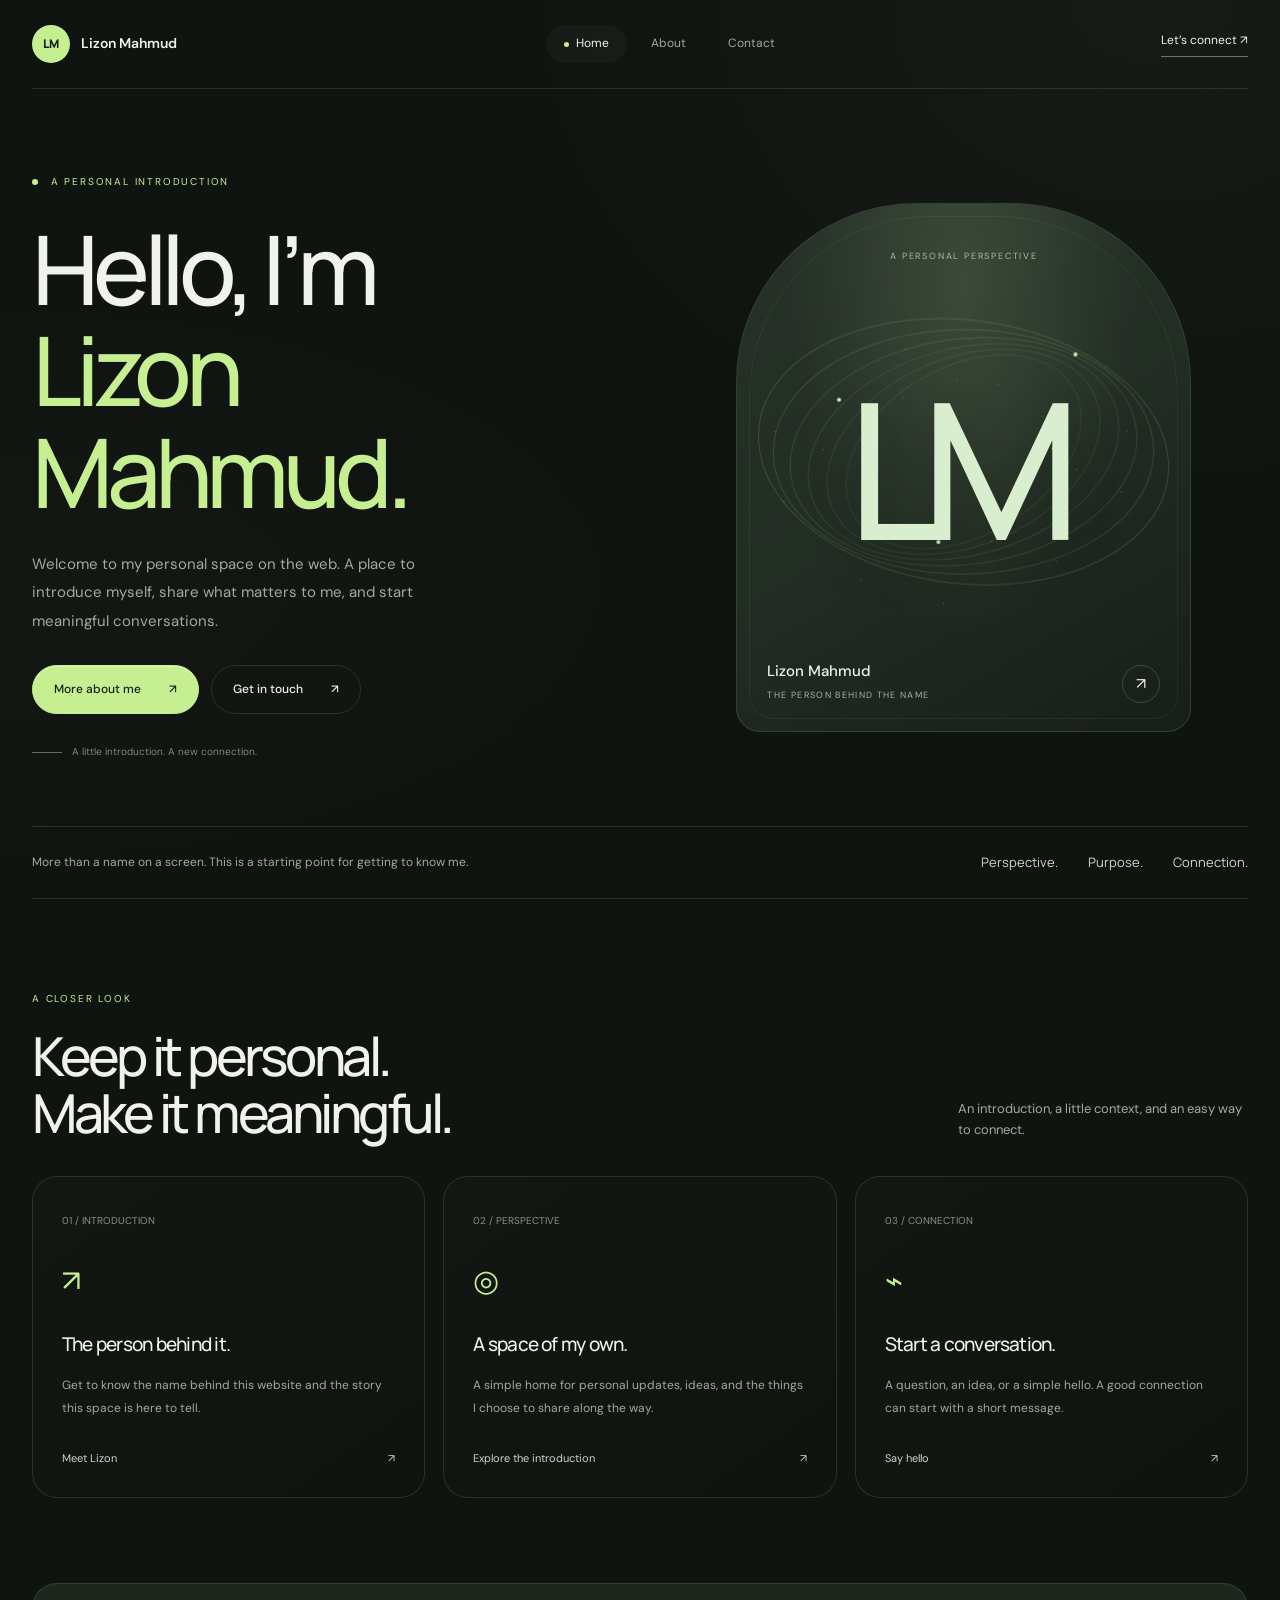
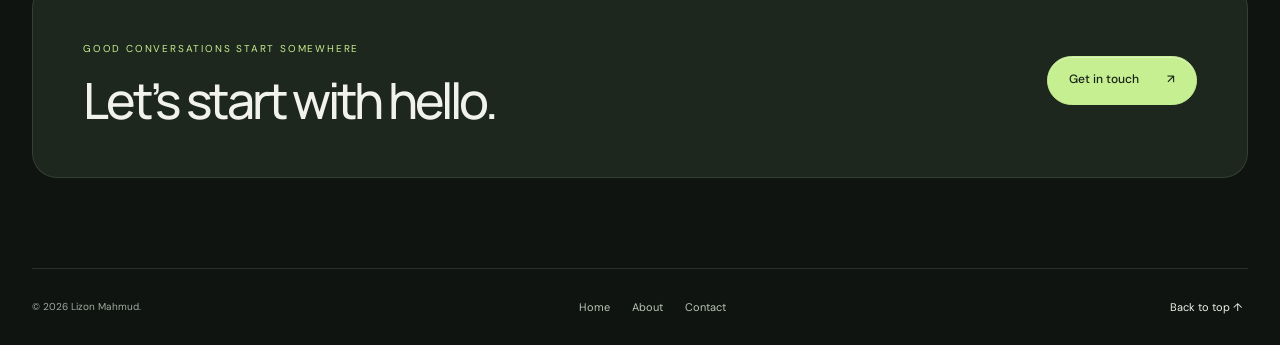
<file: index.html>
<!DOCTYPE html>
<html lang="en">
<head>
<meta charset="UTF-8">
<meta name="viewport" content="width=device-width, initial-scale=1">
<meta name="theme-color" content="#101411">
<meta name="description" content="The personal website of Lizon Mahmud.">
<title>Lizon Mahmud — Personal Website</title>

<style>
@import url('https://fonts.googleapis.com/css2?family=DM+Sans:wght@400;500;600;700&family=Manrope:wght@400;500;600;700;800&display=swap');

:root {
  color-scheme: dark;
  --bg: #101411;
  --panel: #181e19;
  --panel-light: #202821;
  --text: #f0f2eb;
  --muted: #a0aaa1;
  --accent: #c5ef91;
  --border: rgba(229,242,222,.12);
  --radius: 25px;
  --ease: cubic-bezier(.22,1,.36,1);
}
* { box-sizing: border-box; }
html { scroll-behavior: smooth; }
body {
  margin: 0;
  color: var(--text);
  background: var(--bg);
  font-family: 'DM Sans',sans-serif;
  line-height: 1.65;
}
body::before {
  content: "";
  position: fixed;
  inset: 0;
  pointer-events: none;
  z-index: -1;
  background:
    radial-gradient(ellipse at 90% 0%,#a8c7870a,transparent 45%),
    radial-gradient(ellipse at 0% 65%,#789d6f08,transparent 45%);
}
a { color: inherit; text-decoration: none; }
button,input,textarea { font: inherit; }
button { cursor: pointer; }
button,a,input,textarea { -webkit-tap-highlight-color: transparent; }
button { color: inherit; }
h1,h2,h3,p { margin-top: 0; }
h1,h2,h3 { font-family: 'Manrope',sans-serif; }
h1,h2 { font-weight: 500; line-height: 1.06; letter-spacing: -.065em; }
p { color: var(--muted); }
::selection { background: var(--accent); color: var(--bg); }
:focus-visible { outline: 2px solid var(--accent); outline-offset: 5px; }
[hidden] { display: none !important; }
.container { width: min(1220px,calc(100% - 64px)); margin-inline: auto; }
.skip {
  position: fixed; left: 20px; top: -100px; z-index: 100;
  background: var(--accent); color: var(--bg); padding: 12px 20px;
}
.skip:focus { top: 15px; }

.progress {
  position: fixed; top: 0; left: 0; height: 2px; width: 100%;
  background: var(--accent); z-index: 100;
  transform: scaleX(0); transform-origin: left;
}
.header {
  display: flex; align-items: center; justify-content: space-between;
  gap: 25px; padding-block: 25px; border-bottom: 1px solid var(--border);
}
.logo { display: flex; align-items: center; gap: 11px; font-size: 14px; font-weight: 600; }
.logo-mark {
  width: 38px; height: 38px; border-radius: 50%;
  background: var(--accent); color: #172015; display: grid;
  place-items: center; font-family: 'Manrope',sans-serif; font-size: 12px; font-weight: 800;
}
.nav { display: flex; align-items: center; gap: 6px; }
.nav a {
  padding: 9px 18px; border-radius: 30px; color: var(--muted);
  font-size: 12px; transition: color .25s,background .25s;
}
.nav a:hover,.nav a[aria-current] { color: var(--text); background: #ffffff08; }
.nav a[aria-current]::before {
  content: ""; display: inline-block; width: 5px; height: 5px;
  background: var(--accent); border-radius: 50%; margin-right: 7px;
}
.header-link { font-size: 12px; border-bottom: 1px solid #68765e; padding-bottom: 5px; }
.menu-button { display: none; }
.page { padding-bottom: 90px; }
.eyebrow { color: var(--accent); font-size: 10px; letter-spacing: .18em; text-transform: uppercase; }
.dot { display: inline-block; width: 6px; height: 6px; border-radius: 50%; background: var(--accent); margin-right: 8px; }

.hero {
  display: grid; grid-template-columns: 1.25fr 1fr; gap: 65px;
  align-items: center; padding-block: 85px 65px;
}
.hero h1 { font-size: clamp(62px,7.5vw,104px); margin: 27px 0; }
.hero h1 span { color: var(--accent); }
.hero-description { max-width: 420px; font-size: 15px; line-height: 1.9; }
.actions { display: flex; flex-wrap: wrap; gap: 12px; margin-top: 30px; }
.button {
  min-height: 49px; padding: 13px 21px; border: 1px solid var(--border);
  border-radius: 100px; display: inline-flex; justify-content: center;
  align-items: center; gap: 28px; background: transparent;
  font-size: 12px; font-weight: 500; position: relative;
  transition: background .25s,box-shadow .25s;
}
.button-primary {
  background: var(--accent); color: #172015; border-color: var(--accent);
  box-shadow: inset 0 1px 0 #ffffff65;
}
.button:hover { background: #ffffff0b; }
.button-primary:hover { background: #d4ffa5; box-shadow: 0 8px 30px #c5ef9118; }
.button .arrow { transition: transform .3s var(--ease); }
.button:hover .arrow { transform: translate(3px,-3px); }
.hero-footnote { display: flex; gap: 10px; align-items: center; color: #7d897d; margin-top: 30px; font-size: 10px; }
.short-line { height: 1px; width: 30px; background: #5f7055; }

.identity-card {
  position: relative; aspect-ratio: .86; max-width: 455px;
  background: #222d24; border-radius: 180px 180px 24px 24px;
  border: 1px solid #c9e0bb1c; overflow: hidden; isolation: isolate;
  transform-style: preserve-3d;
}
.identity-card::before {
  content: ""; position: absolute; inset: 0; z-index: -1;
  background: radial-gradient(ellipse at 50% 15%,#9ab78333,transparent 55%),
    linear-gradient(150deg,#ffffff05,transparent 50%,#0005);
}
.identity-card::after {
  content: ""; position: absolute; inset: 12px;
  border: 1px solid #d4e9c710; border-radius: inherit; pointer-events: none;
}
#identity-canvas { width: 100%; height: 100%; position: absolute; inset: 0; }
.monogram {
  position: absolute; inset: 0; display: grid; place-items: center;
  font-family: 'Manrope',sans-serif; font-size: clamp(100px,15vw,190px);
  font-weight: 500; letter-spacing: -.12em; padding-right: .12em;
  color: #d9edcf; text-shadow: 0 20px 50px #0003;
}
.card-label {
  position: absolute; left: 30px; right: 30px; bottom: 28px;
  display: flex; justify-content: space-between; align-items: end;
}
.card-label strong { display: block; font-size: 15px; font-weight: 500; }
.card-label small { display: block; color: #a5b59d; font-size: 9px; letter-spacing: .15em; margin-top: 4px; }
.card-label .round-arrow { width: 38px; height: 38px; display: grid; place-items: center; border: 1px solid #d3e4c833; border-radius: 50%; }
.card-topline { position: absolute; left: 0; right: 0; top: 45px; text-align: center; color: #aabca1; font-size: 9px; letter-spacing: .2em; }

.intro-strip {
  display: flex; align-items: center; justify-content: space-between; gap: 25px;
  padding: 25px 0; border-block: 1px solid var(--border);
}
.intro-strip p { margin: 0; font-size: 12px; max-width: 440px; }
.wordmarks { display: flex; gap: 30px; color: #d0d7c9; font-family: 'Manrope',sans-serif; font-size: 13px; }

.section { padding-top: 85px; }
.section-heading { display: flex; justify-content: space-between; align-items: end; gap: 30px; margin-bottom: 35px; }
.section-heading h2 { font-size: clamp(36px,4.2vw,56px); margin: 16px 0 0; }
.section-heading > p { max-width: 290px; font-size: 13px; margin: 0; }
.feature-grid { display: grid; grid-template-columns: repeat(3,1fr); gap: 18px; }
.card {
  padding: 29px; border: 1px solid var(--border); border-radius: var(--radius);
  background: linear-gradient(145deg,#ffffff04,#ffffff01);
  position: relative; overflow: hidden;
}
.spotlight::before {
  content: ""; pointer-events: none; position: absolute; inset: 0; opacity: 0;
  background: radial-gradient(320px circle at var(--x,50%) var(--y,50%),#c5ef9110,transparent 65%);
  transition: opacity .3s;
}
.spotlight:hover::before { opacity: 1; }
.card-number { font-size: 10px; color: #84947d; }
.card-icon { display: block; color: var(--accent); font-size: 30px; margin: 24px 0; }
.card h3 { font-size: 19px; font-weight: 500; letter-spacing: -.04em; margin-bottom: 13px; }
.card p { font-size: 12px; margin: 0; line-height: 1.9; }
.card-link { display: flex; justify-content: space-between; align-items: center; margin-top: 30px; font-size: 11px; color: #ccd7c5; }

.bottom-cta {
  margin-top: 85px; padding: 50px; border-radius: var(--radius);
  border: 1px solid var(--border); background: #1d271e;
  display: flex; justify-content: space-between; align-items: center; gap: 30px;
}
.bottom-cta h2 { font-size: clamp(32px,4vw,50px); margin: 14px 0 0; }
.page-intro { padding: 85px 0 45px; max-width: 850px; }
.page-intro h1 { font-size: clamp(52px,7vw,86px); margin: 23px 0; }
.page-intro p { font-size: 15px; max-width: 540px; }

.about-layout { display: grid; grid-template-columns: .8fr 1.2fr; gap: 24px; }
.about-emblem {
  min-height: 340px; border-radius: var(--radius); background: #c5ef91;
  color: #22321d; display: flex; flex-direction: column; justify-content: space-between;
  padding: 35px; overflow: hidden;
}
.about-emblem .huge-lm { font-family: 'Manrope',sans-serif; font-size: 135px; line-height: 1; letter-spacing: -.13em; }
.about-emblem small { font-size: 10px; letter-spacing: .15em; }
.about-copy { padding: 40px; }
.about-copy h2 { font-size: 35px; margin-top: 20px; }
.about-copy p { font-size: 14px; }
.detail-list { margin-top: 30px; }
.detail-row { padding: 15px 0; border-top: 1px solid var(--border); display: flex; justify-content: space-between; gap: 20px; font-size: 12px; }
.detail-row span { color: var(--muted); }
.detail-row strong { font-weight: 400; text-align: right; }

.contact-layout { display: grid; grid-template-columns: .8fr 1.2fr; gap: 30px; }
.contact-info { padding: 34px; }
.contact-info h2 { font-size: 35px; margin: 23px 0; }
.contact-info p { font-size: 13px; }
.email-display { display: block; color: var(--accent); font-size: 13px; margin-block: 30px 17px; overflow-wrap: anywhere; }
.copy-button { font-size: 11px; padding: 10px 16px; min-height: 40px; }
.contact-form { padding: 34px; }
.form-grid { display: grid; grid-template-columns: 1fr 1fr; gap: 18px; }
.field { display: flex; flex-direction: column; gap: 9px; margin-bottom: 20px; }
.field label { font-size: 11px; color: #c1cbbb; }
.field input,.field textarea {
  width: 100%; padding: 14px 15px; background: #10161080;
  color: var(--text); border: 1px solid var(--border); border-radius: 11px;
  outline-offset: 3px; font-size: 13px; transition: border-color .25s;
}
.field textarea { resize: vertical; min-height: 145px; }
.field input:focus,.field textarea:focus { border-color: #c5ef9177; }
.form-note { font-size: 10px; margin-top: 15px; }
.status { min-height: 22px; color: var(--accent); font-size: 12px; margin-top: 15px; }
.faq { margin-top: 65px; }
.faq h2 { font-size: 36px; }
details { border-top: 1px solid var(--border); }
details:last-child { border-bottom: 1px solid var(--border); }
summary { cursor: pointer; padding: 22px 0; font-size: 14px; list-style: none; display: flex; justify-content: space-between; gap: 20px; }
summary::-webkit-details-marker { display: none; }
summary::after { content: "+"; color: var(--accent); }
details[open] summary::after { content: "−"; }
details p { font-size: 13px; max-width: 700px; padding-bottom: 15px; }

.footer { border-top: 1px solid var(--border); padding-block: 28px; display: flex; justify-content: space-between; gap: 20px; align-items: center; }
.footer p { font-size: 10px; margin: 0; }
.footer-links { display: flex; gap: 22px; font-size: 11px; color: #bac5b4; }
.back-top { border: 0; background: transparent; font-size: 11px; }

.toast {
  position: fixed; bottom: 24px; left: 50%; transform: translate(-50%,20px);
  background: #d6f5b9; color: #1d2b17; padding: 12px 22px; border-radius: 50px;
  font-size: 12px; z-index: 100; opacity: 0; pointer-events: none;
  transition: opacity .25s,transform .25s; max-width: calc(100% - 30px); text-align: center;
}
.toast.show { opacity: 1; transform: translate(-50%,0); }

@media (prefers-reduced-motion:no-preference) {
  .js .reveal { opacity: 0; transform: translateY(25px); transition: opacity .8s var(--ease),transform .8s var(--ease); }
  .js .reveal.visible { opacity: 1; transform: none; }
}
@media (max-width:950px) {
  .hero { gap: 30px; }
  .hero h1 { font-size: 72px; }
  .card { padding: 24px; }
  .header-link { display: none; }
  .contact-layout { grid-template-columns: 1fr 1.2fr; }
}
@media (max-width:700px) {
  .container { width: calc(100% - 36px); }
  .header { padding-block: 20px; position: relative; }
  .menu-button { display: block; border: 1px solid var(--border); border-radius: 30px; background: transparent; padding: 8px 16px; font-size: 11px; }
  .nav {
    display: none; position: absolute; top: 85px; left: 0; right: 0;
    padding: 15px; background: #1a221af5; backdrop-filter: blur(20px);
    border: 1px solid var(--border); border-radius: 20px; z-index: 20;
    box-shadow: 0 20px 40px #0005;
  }
  .nav.open { display: flex; flex-direction: column; align-items: stretch; }
  .nav a { padding: 14px 18px; }
  .hero { grid-template-columns: 1fr; padding-top: 55px; gap: 40px; }
  .hero h1 { font-size: clamp(62px,14vw,88px); }
  .hero-description { max-width: 100%; }
  .identity-card { width: 100%; max-width: 420px; margin-inline: auto; aspect-ratio: 1; }
  .monogram { font-size: 160px; }
  .intro-strip { align-items: start; flex-direction: column; gap: 20px; }
  .wordmarks { gap: 25px; font-size: 12px; }
  .section { padding-top: 60px; }
  .section-heading { flex-direction: column; align-items: start; gap: 18px; }
  .feature-grid,.about-layout,.contact-layout { grid-template-columns: 1fr; }
  .bottom-cta { margin-top: 60px; padding: 30px; align-items: start; flex-direction: column; }
  .page-intro { padding-top: 60px; }
  .page-intro h1 { font-size: clamp(49px,11vw,72px); }
  .about-copy,.contact-info,.contact-form { padding: 26px; }
  .about-emblem { min-height: 300px; }
  .footer { flex-wrap: wrap; }
  .footer-links { order: 3; width: 100%; }
  .form-grid { grid-template-columns: 1fr; gap: 0; }
  .page { padding-bottom: 60px; }
}
@media (prefers-reduced-motion:reduce) {
  html { scroll-behavior: auto; }
  *,*::before,*::after { transition: none !important; animation: none !important; }
}
</style>
</head>

<body>
<a href="#main" class="skip">Skip to content</a>
<div class="progress" aria-hidden="true"></div>

<header class="header container">
  <a href="#home" class="logo" aria-label="Lizon Mahmud home">
    <span class="logo-mark">LM</span>
    <span>Lizon Mahmud</span>
  </a>

  <button class="menu-button" type="button"
    aria-expanded="false" aria-controls="navigation">Menu</button>

  <nav class="nav" id="navigation" aria-label="Main navigation">
    <a href="#home" data-route="home">Home</a>
    <a href="#about" data-route="about">About</a>
    <a href="#contact" data-route="contact">Contact</a>
  </nav>

  <a class="header-link" href="#contact">Let’s connect ↗</a>
</header>

<main id="main" tabindex="-1">
  <!-- HOME -->
  <section class="page container" id="home" aria-labelledby="home-title">
    <div class="hero">
      <div>
        <div class="eyebrow reveal"><span class="dot"></span> A personal introduction</div>

        <h1 id="home-title" class="reveal">Hello, I’m<br><span>Lizon<br>Mahmud.</span></h1>

        <p class="hero-description reveal" data-bio>
          Welcome to my personal space on the web.
          A place to introduce myself, share what matters to me,
          and start meaningful conversations.
        </p>

        <div class="actions reveal">
          <a href="#about" class="button button-primary magnetic">
            More about me <span class="arrow" aria-hidden="true">↗</span>
          </a>
          <a href="#contact" class="button">
            Get in touch <span class="arrow" aria-hidden="true">↗</span>
          </a>
        </div>

        <div class="hero-footnote reveal">
          <span class="short-line"></span> A little introduction. A new connection.
        </div>
      </div>

      <div class="identity-card reveal" id="identity-card">
        <canvas id="identity-canvas" aria-hidden="true"></canvas>
        <div class="card-topline">A PERSONAL PERSPECTIVE</div>
        <div class="monogram" aria-hidden="true">LM</div>
        <div class="card-label">
          <div>
            <strong>Lizon Mahmud</strong>
            <small>THE PERSON BEHIND THE NAME</small>
          </div>
          <a href="#about" class="round-arrow" aria-label="Read about Lizon">↗</a>
        </div>
      </div>
    </div>

    <div class="intro-strip reveal">
      <p>More than a name on a screen. This is a starting point
        for getting to know me.</p>
      <div class="wordmarks" aria-label="Website themes">
        <span>Perspective.</span>
        <span>Purpose.</span>
        <span>Connection.</span>
      </div>
    </div>

    <section class="section">
      <div class="section-heading reveal">
        <div>
          <span class="eyebrow">A closer look</span>
          <h2>Keep it personal.<br>Make it meaningful.</h2>
        </div>
        <p>An introduction, a little context, and an easy way to connect.</p>
      </div>

      <div class="feature-grid">
        <article class="card spotlight reveal">
          <span class="card-number">01 / INTRODUCTION</span>
          <span class="card-icon" aria-hidden="true">↗</span>
          <h3>The person behind it.</h3>
          <p>Get to know the name behind this website and the story
            this space is here to tell.</p>
          <a href="#about" class="card-link">Meet Lizon <span>↗</span></a>
        </article>

        <article class="card spotlight reveal">
          <span class="card-number">02 / PERSPECTIVE</span>
          <span class="card-icon" aria-hidden="true">◎</span>
          <h3>A space of my own.</h3>
          <p>A simple home for personal updates, ideas, and the things
            I choose to share along the way.</p>
          <a href="#about" class="card-link">Explore the introduction <span>↗</span></a>
        </article>

        <article class="card spotlight reveal">
          <span class="card-number">03 / CONNECTION</span>
          <span class="card-icon" aria-hidden="true">⌁</span>
          <h3>Start a conversation.</h3>
          <p>A question, an idea, or a simple hello.
            A good connection can start with a short message.</p>
          <a href="#contact" class="card-link">Say hello <span>↗</span></a>
        </article>
      </div>
    </section>

    <div class="bottom-cta reveal">
      <div>
        <span class="eyebrow">Good conversations start somewhere</span>
        <h2>Let’s start with hello.</h2>
      </div>
      <a href="#contact" class="button button-primary magnetic">
        Get in touch <span class="arrow">↗</span>
      </a>
    </div>
  </section>

  <!-- ABOUT -->
  <section class="page container" id="about" aria-labelledby="about-title" hidden>
    <div class="page-intro">
      <span class="eyebrow reveal">A little about me</span>
      <h1 class="reveal" id="about-title">Behind the name.<br>Beyond the screen.</h1>
      <p class="reveal">I’m Lizon Mahmud. Welcome to the place
        where my personal introduction begins.</p>
    </div>

    <div class="about-layout">
      <div class="about-emblem reveal">
        <small>PERSONAL / INTRODUCTION</small>
        <span class="huge-lm" aria-hidden="true">LM.</span>
        <span>Lizon Mahmud ↗</span>
      </div>

      <article class="card about-copy reveal">
        <span class="eyebrow">Hello again</span>
        <h2>A name.<br>A personal story.</h2>

        <p data-about>
          This website is my own corner of the internet:
          a place to introduce myself and make it easier to connect.
          As this space grows, it can hold more of my journey,
          interests, and work.
        </p>

        <div class="detail-list">
          <div class="detail-row"><span>Name</span><strong>Lizon Mahmud</strong></div>
          <div class="detail-row"><span>Website</span><strong>Personal introduction</strong></div>
          <div class="detail-row"><span>Next step</span><a href="#contact">Start a conversation ↗</a></div>
        </div>
      </article>
    </div>

    <section class="section">
      <div class="section-heading reveal">
        <div>
          <span class="eyebrow">The idea behind this space</span>
          <h2>Simple. Thoughtful.<br>Genuinely personal.</h2>
        </div>
      </div>

      <div class="feature-grid">
        <article class="card spotlight reveal">
          <span class="card-number">01</span>
          <span class="card-icon" aria-hidden="true">◌</span>
          <h3>A clear introduction</h3>
          <p>A straightforward place to learn who I am,
            without the noise or unnecessary complexity.</p>
        </article>
        <article class="card spotlight reveal">
          <span class="card-number">02</span>
          <span class="card-icon" aria-hidden="true">✳</span>
          <h3>Room to grow</h3>
          <p>A personal space that can evolve with new stories,
            interests, and experiences.</p>
        </article>
        <article class="card spotlight reveal">
          <span class="card-number">03</span>
          <span class="card-icon" aria-hidden="true">↗</span>
          <h3>An open conversation</h3>
          <p>A direct path from discovering my website
            to introducing yourself.</p>
        </article>
      </div>
    </section>
  </section>

  <!-- CONTACT -->
  <section class="page container" id="contact" aria-labelledby="contact-title" hidden>
    <div class="page-intro">
      <span class="eyebrow reveal">Let’s connect</span>
      <h1 class="reveal" id="contact-title">A conversation<br>starts here.</h1>
      <p class="reveal">Have something in mind? Introduce yourself,
        share your idea, or simply say hello.</p>
    </div>

    <div class="contact-layout">
      <aside class="card contact-info reveal">
        <span class="eyebrow">Direct contact</span>
        <h2>Good to<br>hear from you.</h2>
        <p>Use the form to prepare a message in your email app,
          or copy the email address when it has been added.</p>

        <span class="email-display" id="email-display">Email address not added yet</span>
        <button class="button copy-button" id="copy-email" type="button">Copy email ↗</button>

        <div class="detail-list">
          <div class="detail-row"><span>Contact</span><strong>Lizon Mahmud</strong></div>
          <div class="detail-row"><span>Message delivery</span><strong>Your email app</strong></div>
        </div>
      </aside>

      <form class="card contact-form reveal" id="contact-form">
        <div class="form-grid">
          <div class="field">
            <label for="name">Your name</label>
            <input id="name" name="name" autocomplete="name"
              placeholder="How should I address you?" required maxlength="100">
          </div>
          <div class="field">
            <label for="email">Your email</label>
            <input id="email" name="email" type="email" autocomplete="email"
              placeholder="you@example.com" required maxlength="200">
          </div>
        </div>

        <div class="field">
          <label for="subject">Subject</label>
          <input id="subject" name="subject" placeholder="What’s on your mind?"
            required maxlength="160">
        </div>

        <div class="field">
          <label for="message">Your message</label>
          <textarea id="message" name="message" placeholder="Tell me a little more..."
            required maxlength="5000"></textarea>
        </div>

        <button class="button button-primary magnetic" type="submit">
          Prepare email <span class="arrow" aria-hidden="true">↗</span>
        </button>

        <p class="form-note">Opens an email draft. Nothing is submitted to a server.</p>
        <p class="status" id="form-status" role="status" aria-live="polite"></p>
      </form>
    </div>

    <section class="faq reveal">
      <span class="eyebrow">A few details</span>
      <h2>Before you say hello.</h2>

      <details>
        <summary>How does the contact form work?</summary>
        <p>It prepares a message in your email app.
          You review the draft and send it yourself.
          The form does not send messages directly.</p>
      </details>
      <details>
        <summary>What can I write about?</summary>
        <p>You can introduce yourself, ask a question,
          or share an idea you would like to discuss.</p>
      </details>
      <details>
        <summary>Is my message saved on this website?</summary>
        <p>This version does not send your form entries to a server
          or save them in browser storage.</p>
      </details>
    </section>
  </section>
</main>

<footer class="footer container">
  <p>© <span id="year"></span> Lizon Mahmud.</p>
  <div class="footer-links">
    <a href="#home">Home</a><a href="#about">About</a><a href="#contact">Contact</a>
  </div>
  <button class="back-top" id="back-top" type="button">Back to top ↑</button>
</footer>

<div class="toast" id="toast" role="status" aria-live="polite"></div>

<script>
"use strict";

/* PERSONAL DETAILS — edit these values. */
const PROFILE = {
  name: "Lizon Mahmud",
  email: "", // Add your real email address here.
  bio: "Welcome to my personal space on the web. A place to introduce myself, share what matters to me, and start meaningful conversations.",
  about: "This website is my own corner of the internet: a place to introduce myself and make it easier to connect. As this space grows, it can hold more of my journey, interests, and work."
};

const $ = selector => document.querySelector(selector);
const $$ = selector => [...document.querySelectorAll(selector)];
const reduceMotion = matchMedia("(prefers-reduced-motion: reduce)");
const finePointer = matchMedia("(hover: hover) and (pointer: fine)");

document.documentElement.classList.add("js");
$("#year").textContent = new Date().getFullYear();
$("[data-bio]").textContent = PROFILE.bio;
$("[data-about]").textContent = PROFILE.about;

let toastTimer;

function notify(message) {
  const toast = $("#toast");
  toast.textContent = message;
  toast.classList.add("show");
  clearTimeout(toastTimer);
  toastTimer = setTimeout(() => toast.classList.remove("show"), 3200);
}

/* Mobile menu */
const menu = $(".menu-button");
const nav = $(".nav");

function closeMenu() {
  nav.classList.remove("open");
  menu.setAttribute("aria-expanded", "false");
}

menu.addEventListener("click", () => {
  const open = menu.getAttribute("aria-expanded") !== "true";
  nav.classList.toggle("open", open);
  menu.setAttribute("aria-expanded", String(open));
});

document.addEventListener("click", event => {
  if (!event.target.closest(".header")) closeMenu();
});

document.addEventListener("keydown", event => {
  if (event.key === "Escape" && nav.classList.contains("open")) {
    closeMenu();
    menu.focus();
  }
});

/* Scroll reveal */
let revealObserver;

if ("IntersectionObserver" in window) {
  revealObserver = new IntersectionObserver(entries => {
    entries.forEach(entry => {
      if (!entry.isIntersecting) return;
      entry.target.classList.add("visible");
      revealObserver.unobserve(entry.target);
    });
  }, { threshold: .08 });
}

function revealPage(page) {
  $$(".page:not([hidden]) .reveal").forEach((element, index) => {
    if (reduceMotion.matches || !revealObserver) {
      element.classList.add("visible");
      return;
    }

    element.style.transitionDelay = `${Math.min(index % 4, 3) * 65}ms`;
    revealObserver.observe(element);
  });
}

/* Three hash-routed page views */
const pages = $$(".page");
let currentPage = null;
let routeAnimation = null;

function renderRoute(initial = false) {
  const requested = location.hash.slice(1) || "home";
  const target = pages.find(page => page.id === requested) || $("#home");

  if (target === currentPage) {
    closeMenu();
    return;
  }

  routeAnimation?.cancel();
  pages.forEach(page => { page.hidden = page !== target; });
  currentPage = target;

  $$("[data-route]").forEach(link => {
    if (link.dataset.route === target.id) {
      link.setAttribute("aria-current", "page");
    } else {
      link.removeAttribute("aria-current");
    }
  });

  const titles = {
    home: "Lizon Mahmud — Personal Website",
    about: "About — Lizon Mahmud",
    contact: "Contact — Lizon Mahmud"
  };

  document.title = titles[target.id];
  closeMenu();

  if (!initial) {
    window.scrollTo({ top: 0, behavior: "instant" });
    $("#main").focus({ preventScroll: true });

    if (!reduceMotion.matches && target.animate) {
      routeAnimation = target.animate(
        [
          { opacity: .25, transform: "translateY(14px)" },
          { opacity: 1, transform: "translateY(0)" }
        ],
        { duration: 550, easing: "cubic-bezier(.22,1,.36,1)" }
      );
    }
  }

  revealPage(target);
  updateProgress();
  startCanvas();
}

window.addEventListener("hashchange", () => renderRoute());

/* Scroll progress, batched with requestAnimationFrame */
let scrollFrame = null;

function updateProgress() {
  const max = document.documentElement.scrollHeight - innerHeight;
  const progress = max > 0 ? Math.min(1, Math.max(0, scrollY / max)) : 0;
  $(".progress").style.transform = `scaleX(${progress})`;
}

window.addEventListener("scroll", () => {
  if (scrollFrame !== null) return;
  scrollFrame = requestAnimationFrame(() => {
    updateProgress();
    scrollFrame = null;
  });
}, { passive: true });

$("#back-top").addEventListener("click", () => {
  window.scrollTo({
    top: 0,
    behavior: reduceMotion.matches ? "instant" : "smooth"
  });
});

/* Card spotlight */
$$(".spotlight").forEach(card => {
  let frame = null;
  let x = 0;
  let y = 0;

  card.addEventListener("pointermove", event => {
    if (!finePointer.matches || reduceMotion.matches) return;

    const rect = card.getBoundingClientRect();
    x = event.clientX - rect.left;
    y = event.clientY - rect.top;

    if (frame !== null) return;
    frame = requestAnimationFrame(() => {
      card.style.setProperty("--x", `${x}px`);
      card.style.setProperty("--y", `${y}px`);
      frame = null;
    });
  });
});

/* Restrained magnetic buttons */
$$(".magnetic").forEach(button => {
  button.addEventListener("pointermove", event => {
    if (!finePointer.matches || reduceMotion.matches || !button.animate) return;

    const rect = button.getBoundingClientRect();
    const x = (event.clientX - rect.left - rect.width / 2) * .10;
    const y = (event.clientY - rect.top - rect.height / 2) * .16;

    button.style.transform = `translate(${x}px,${y}px)`;
  });

  button.addEventListener("pointerleave", () => {
    button.style.transition = "transform .5s cubic-bezier(.22,1,.36,1)";
    button.style.transform = "";
  });

  button.addEventListener("pointerenter", () => {
    button.style.transition = "";
  });
});

/* Animated identity artwork */
const canvas = $("#identity-canvas");
const context = canvas.getContext("2d");
const identityCard = $("#identity-card");

let canvasFrame = null;
let canvasWidth = 1;
let canvasHeight = 1;
let timeOrigin = performance.now();
let pointer = { x: 0, y: 0 };

function resizeCanvas() {
  const rect = identityCard.getBoundingClientRect();
  if (!rect.width || !rect.height || !context) return;

  canvasWidth = rect.width;
  canvasHeight = rect.height;

  const dpr = Math.min(devicePixelRatio || 1, 2);
  canvas.width = Math.round(canvasWidth * dpr);
  canvas.height = Math.round(canvasHeight * dpr);
  context.setTransform(dpr, 0, 0, dpr, 0, 0);
}

function drawArtwork(now) {
  if (!context) return;

  const t = reduceMotion.matches ? 0 : (now - timeOrigin) / 1000;
  const w = canvasWidth;
  const h = canvasHeight;

  context.clearRect(0, 0, w, h);

  const cx = w / 2 + pointer.x * 8;
  const cy = h * .47 + pointer.y * 8;

  for (let i = 0; i < 6; i++) {
    context.save();
    context.translate(cx, cy);
    context.rotate(-.55 + i * .13 + Math.sin(t * .18) * .09);
    context.beginPath();
    context.ellipse(0, 0, w * (.28 + i * .035), h * (.16 + i * .018), 0, 0, Math.PI * 2);
    context.strokeStyle = `rgba(211,239,188,${.10 + i * .015})`;
    context.lineWidth = 1;
    context.stroke();
    context.restore();
  }

  for (let i = 0; i < 22; i++) {
    const seed = i * 2.39996;
    const radius = w * (.2 + (i % 5) * .055);
    const angle = seed + t * (i % 2 ? .04 : -.03);
    const x = cx + Math.cos(angle) * radius;
    const y = cy + Math.sin(angle) * radius * .8;

    context.beginPath();
    context.arc(x, y, i % 6 === 0 ? 2 : .8, 0, Math.PI * 2);
    context.fillStyle = i % 6 === 0 ? "#d1edb6" : "#b7d2a34d";
    context.fill();
  }
}

function canvasTick(now) {
  canvasFrame = null;
  drawArtwork(now);

  if (!reduceMotion.matches && !document.hidden && !$("#home").hidden) {
    canvasFrame = requestAnimationFrame(canvasTick);
  }
}

function startCanvas() {
  if (canvasFrame !== null) cancelAnimationFrame(canvasFrame);
  canvasFrame = null;

  if (!context || $("#home").hidden || document.hidden) return;
  resizeCanvas();
  drawArtwork(performance.now());

  if (!reduceMotion.matches) {
    canvasFrame = requestAnimationFrame(canvasTick);
  }
}

identityCard.addEventListener("pointermove", event => {
  if (!finePointer.matches || reduceMotion.matches) return;
  const rect = identityCard.getBoundingClientRect();
  pointer.x = (event.clientX - rect.left) / rect.width - .5;
  pointer.y = (event.clientY - rect.top) / rect.height - .5;
});

identityCard.addEventListener("pointerleave", () => {
  pointer.x = 0;
  pointer.y = 0;
});

window.addEventListener("resize", () => {
  resizeCanvas();
  updateProgress();
  if (reduceMotion.matches) drawArtwork(performance.now());
});

document.addEventListener("visibilitychange", startCanvas);
reduceMotion.addEventListener("change", () => {
  revealPage(currentPage);
  startCanvas();
});

/* Contact: no invented email and no fake success states */
const emailDisplay = $("#email-display");
const copyButton = $("#copy-email");

if (PROFILE.email) {
  emailDisplay.textContent = PROFILE.email;
}

copyButton.addEventListener("click", async () => {
  if (!PROFILE.email) {
    notify("An email address has not been added yet.");
    return;
  }

  try {
    await navigator.clipboard.writeText(PROFILE.email);
    notify("Email address copied.");
  } catch {
    const selection = window.getSelection();
    const range = document.createRange();
    range.selectNodeContents(emailDisplay);
    selection.removeAllRanges();
    selection.addRange(range);
    notify("Email selected. Copy it using your device’s copy command.");
  }
});

$("#contact-form").addEventListener("submit", event => {
  event.preventDefault();

  const status = $("#form-status");

  if (!PROFILE.email) {
    status.textContent = "The owner’s email address has not been added yet.";
    return;
  }

  const data = new FormData(event.currentTarget);
  const subject = String(data.get("subject")).trim();

  const body = [
    `Name: ${String(data.get("name")).trim()}`,
    `Email: ${String(data.get("email")).trim()}`,
    "",
    String(data.get("message")).trim()
  ].join("\n");

  const href = `mailto:${encodeURIComponent(PROFILE.email)}`
    + `?subject=${encodeURIComponent(subject)}`
    + `&body=${encodeURIComponent(body)}`;

  status.textContent = "Opening an email draft. Review it and send it from your email app.";
  window.location.href = href;
});

renderRoute(true);
</script>
</body>
</html>
</file>
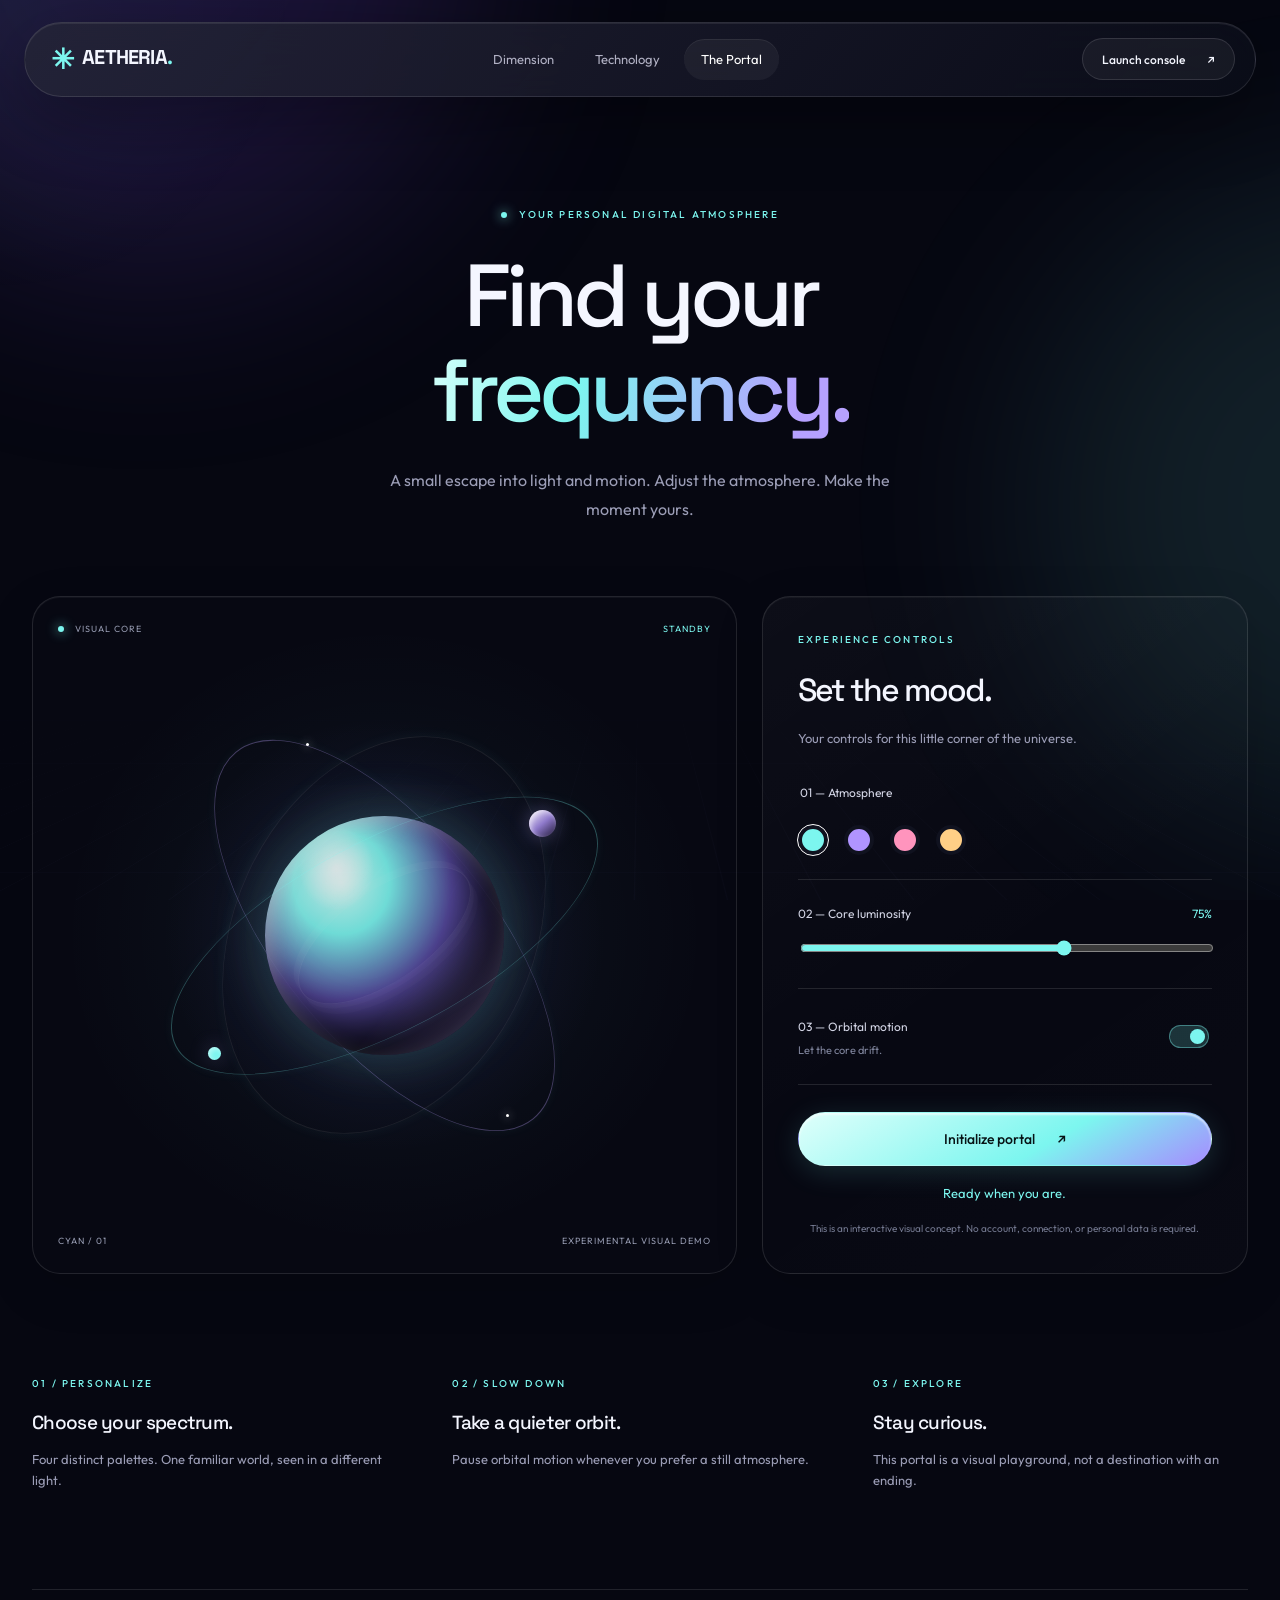
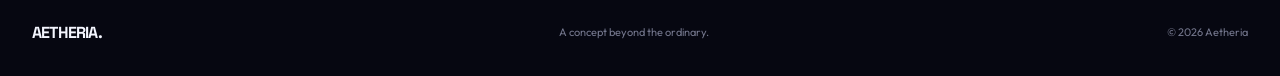
<file: portal.html>
<!DOCTYPE html>
<html lang="en">
<head>
  <meta charset="UTF-8">
  <meta name="viewport" content="width=device-width, initial-scale=1">
  <meta name="theme-color" content="#060711">
  <title>The Portal — AETHERIA</title>
  <link rel="stylesheet" href="style.css">
  <script src="app.js" defer></script>
</head>
<body>
  <a class="skip-link" href="#main">Skip to content</a>

  <div class="ambient" aria-hidden="true">
    <div class="aurora aurora-one"></div>
    <div class="aurora aurora-two"></div>
    <div class="grid-floor"></div>
  </div>
  <div class="cursor-light" aria-hidden="true"></div>

  <header class="header">
    <a class="brand" href="index.html">
      <span class="brand-icon" aria-hidden="true">✳</span>AETHERIA<span class="brand-dot">.</span>
    </a>
    <button class="menu-toggle" aria-expanded="false"
      aria-controls="navigation" aria-label="Toggle navigation">
      <span></span><span></span>
    </button>
    <nav id="navigation" class="navigation" aria-label="Main navigation">
      <a href="index.html">Dimension</a>
      <a href="technology.html">Technology</a>
      <a href="portal.html" aria-current="page">The Portal</a>
    </nav>
    <a class="button button-small header-cta" href="#console">Launch console <span>↗</span></a>
  </header>

  <main id="main" class="container">
    <section class="page-intro portal-intro reveal">
      <div class="eyebrow"><span class="status-dot"></span> YOUR PERSONAL DIGITAL ATMOSPHERE</div>
      <h1>Find your<br><span class="gradient-text">frequency.</span></h1>
      <p class="lead">A small escape into light and motion.
        Adjust the atmosphere. Make the moment yours.</p>
    </section>

    <section class="portal-layout section" id="console" aria-label="Interactive portal console">
      <div class="portal-stage glass-card reveal">
        <div class="stage-top">
          <span><span class="status-dot"></span> VISUAL CORE</span>
          <span id="stage-state">STANDBY</span>
        </div>

        <div class="orbital-scene portal-orb" aria-hidden="true">
          <div class="orbit orbit-one"></div>
          <div class="orbit orbit-two"></div>
          <div class="orbit orbit-three"></div>
          <div class="planet"><div class="planet-shine"></div></div>
          <div class="satellite satellite-one"></div>
          <div class="satellite satellite-two"></div>
          <span class="star star-one"></span>
          <span class="star star-two"></span>
        </div>

        <div class="stage-bottom">
          <span id="frequency-label">CYAN / 01</span>
          <span>EXPERIMENTAL VISUAL DEMO</span>
        </div>
      </div>

      <aside class="glass-card console reveal">
        <div class="eyebrow">EXPERIENCE CONTROLS</div>
        <h2>Set the mood.</h2>
        <p>Your controls for this little corner of the universe.</p>

        <fieldset class="control-group">
          <legend>01 — Atmosphere</legend>
          <div class="swatches">
            <button class="swatch cyan selected" type="button"
              data-theme="cyan" aria-label="Cyan atmosphere" aria-pressed="true"></button>
            <button class="swatch violet" type="button"
              data-theme="violet" aria-label="Violet atmosphere" aria-pressed="false"></button>
            <button class="swatch rose" type="button"
              data-theme="rose" aria-label="Rose atmosphere" aria-pressed="false"></button>
            <button class="swatch amber" type="button"
              data-theme="amber" aria-label="Amber atmosphere" aria-pressed="false"></button>
          </div>
        </fieldset>

        <div class="control-group">
          <div class="control-label">
            <label for="intensity">02 — Core luminosity</label>
            <output id="intensity-value" for="intensity">75%</output>
          </div>
          <input id="intensity" type="range" min="30" max="100" value="75">
        </div>

        <div class="control-group motion-control">
          <div>
            <label for="motion">03 — Orbital motion</label>
            <small>Let the core drift.</small>
          </div>
          <input id="motion" class="switch" type="checkbox" checked>
        </div>

        <button class="button button-primary launch-button" id="launch" type="button">
          Initialize portal <span aria-hidden="true">↗</span>
        </button>

        <p class="console-status" id="portal-status" role="status" aria-live="polite">
          Ready when you are.
        </p>

        <div class="console-footnote">
          This is an interactive visual concept. No account,
          connection, or personal data is required.
        </div>
      </aside>
    </section>

    <section class="section portal-details">
      <article class="reveal">
        <span class="eyebrow">01 / PERSONALIZE</span>
        <h3>Choose your spectrum.</h3>
        <p>Four distinct palettes. One familiar world, seen in a different light.</p>
      </article>
      <article class="reveal">
        <span class="eyebrow">02 / SLOW DOWN</span>
        <h3>Take a quieter orbit.</h3>
        <p>Pause orbital motion whenever you prefer a still atmosphere.</p>
      </article>
      <article class="reveal">
        <span class="eyebrow">03 / EXPLORE</span>
        <h3>Stay curious.</h3>
        <p>This portal is a visual playground, not a destination with an ending.</p>
      </article>
    </section>
  </main>

  <footer class="footer container">
    <a class="brand" href="index.html">AETHERIA.</a>
    <p>A concept beyond the ordinary.</p>
    <span>© <span data-year></span> Aetheria</span>
  </footer>
</body>
</html>
</file>
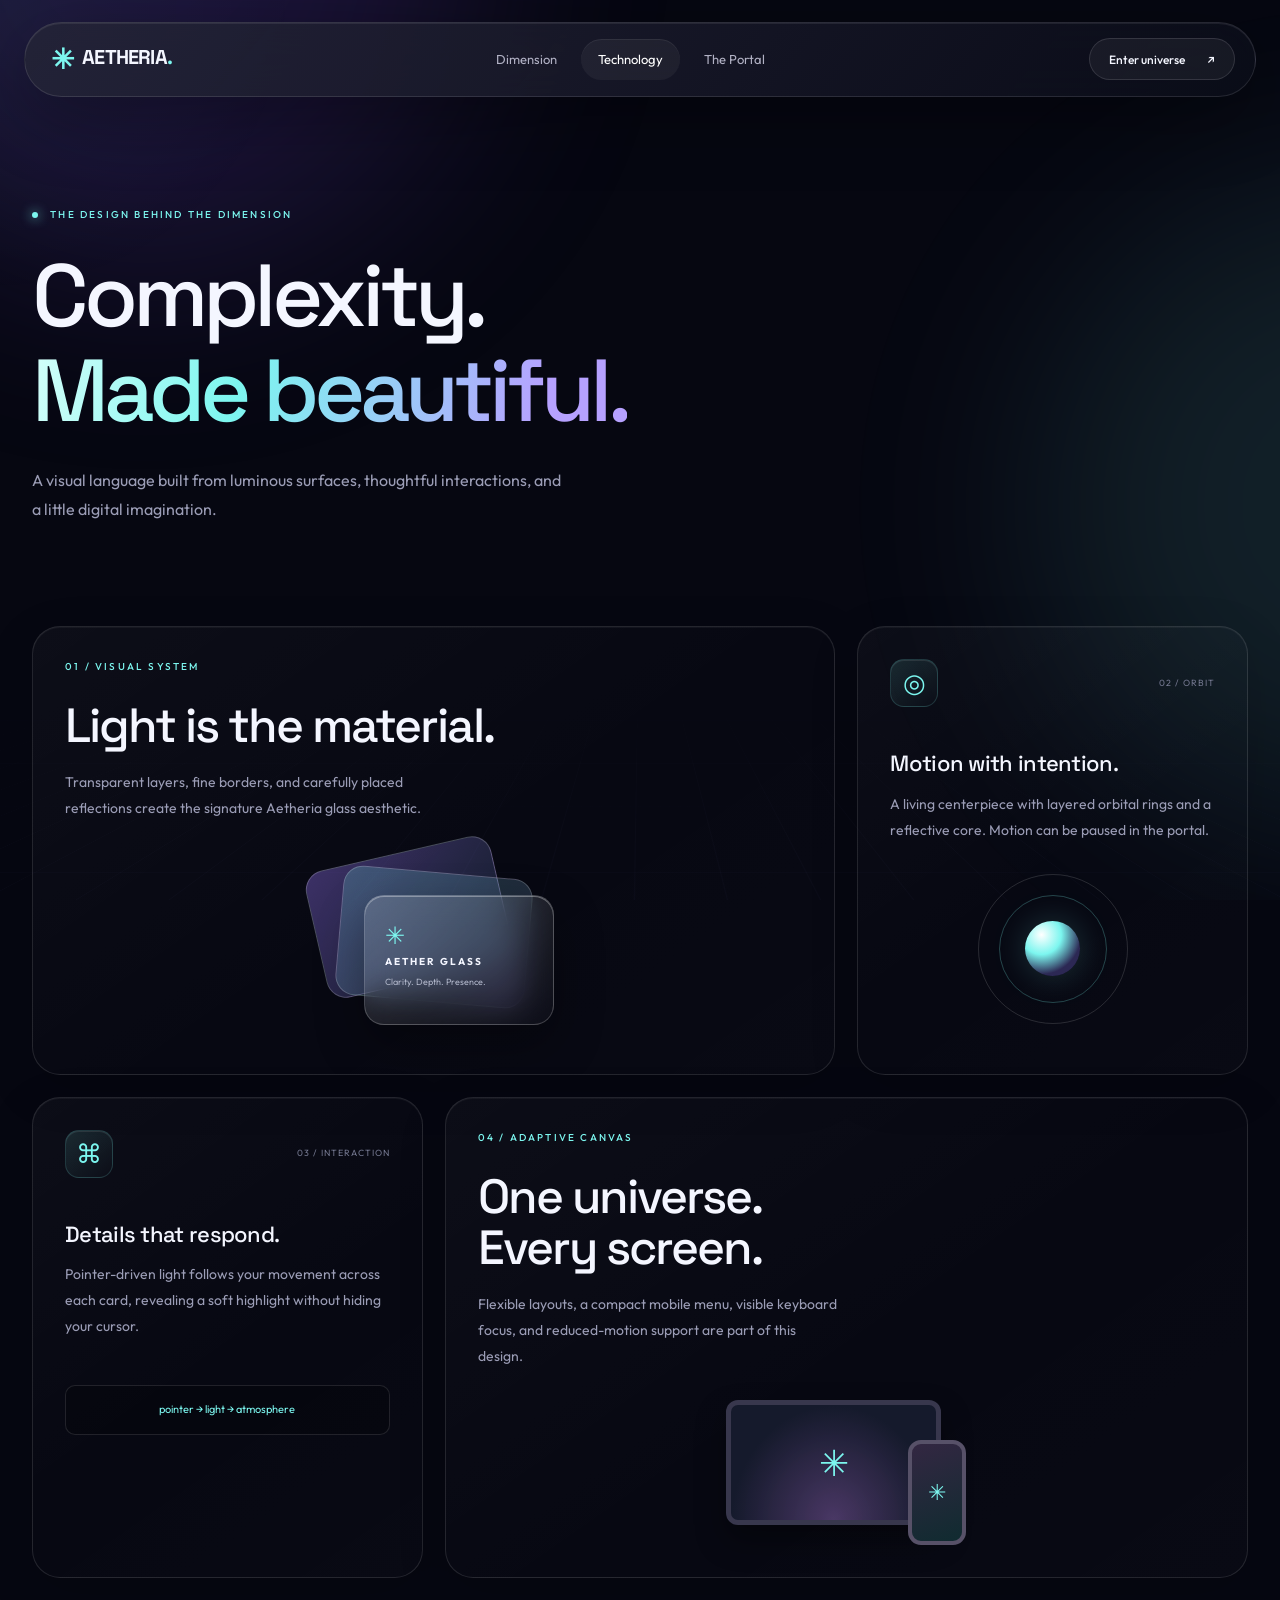
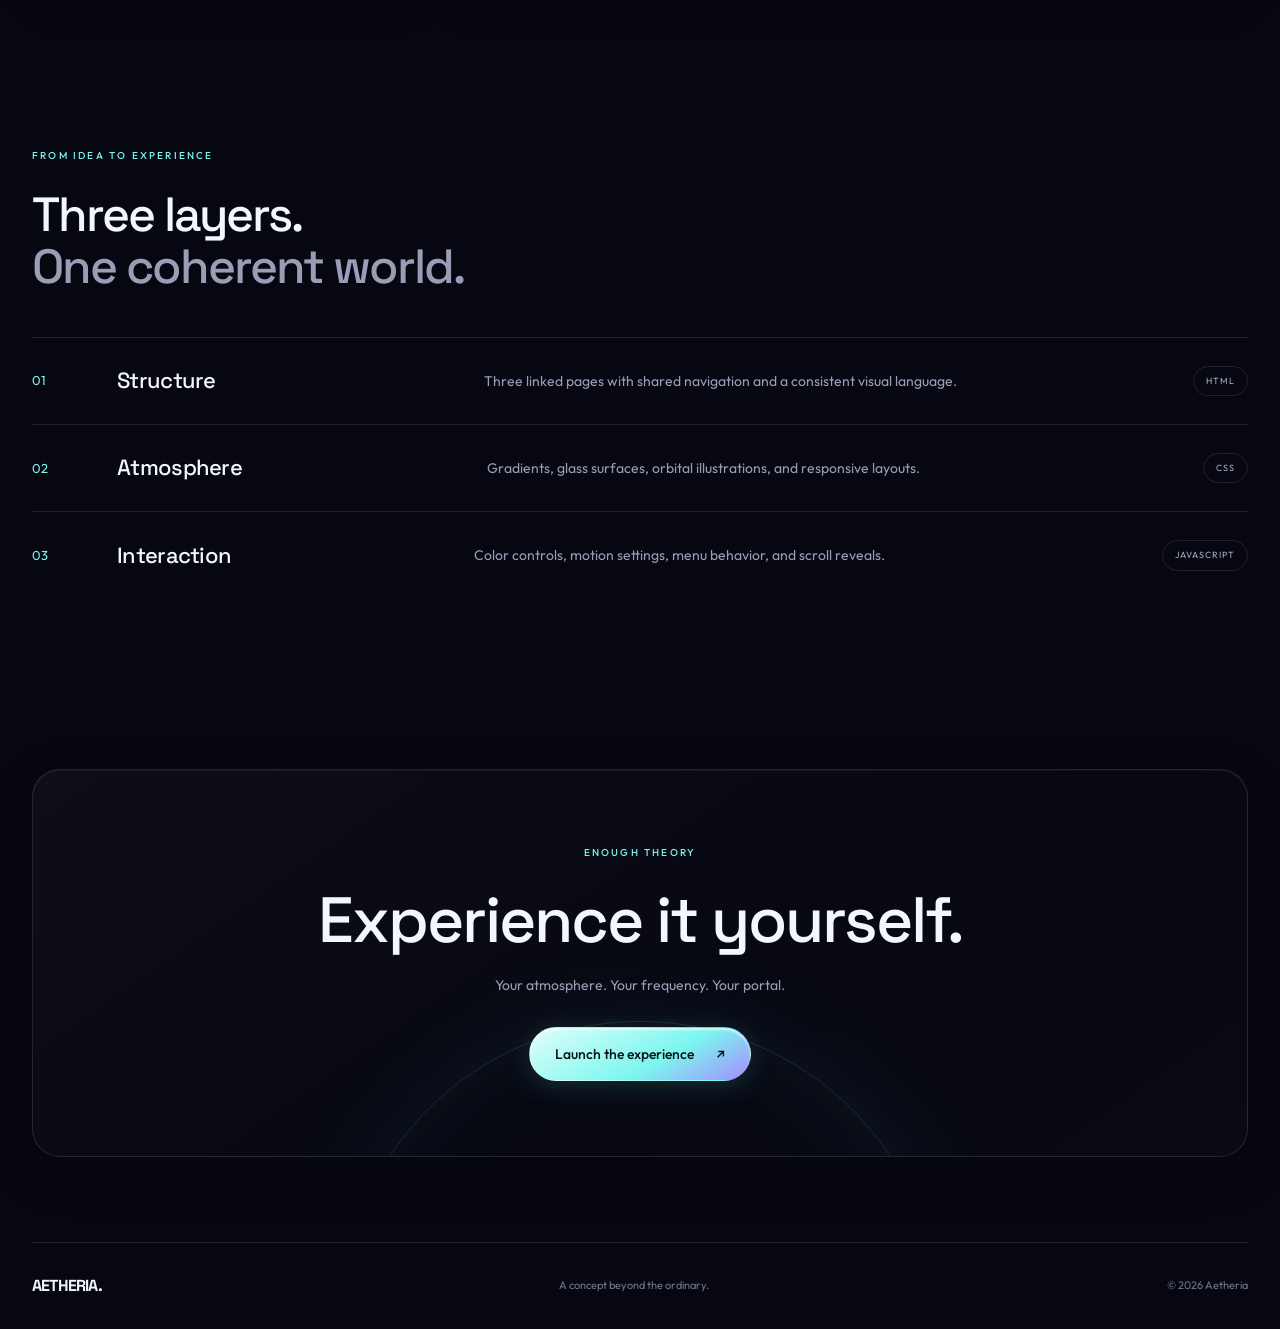
<file: technology.html>
<!DOCTYPE html>
<html lang="en">
<head>
  <meta charset="UTF-8">
  <meta name="viewport" content="width=device-width, initial-scale=1">
  <meta name="theme-color" content="#060711">
  <title>Technology — AETHERIA</title>
  <link rel="stylesheet" href="style.css">
  <script src="app.js" defer></script>
</head>
<body>
  <a class="skip-link" href="#main">Skip to content</a>

  <div class="ambient" aria-hidden="true">
    <div class="aurora aurora-one"></div>
    <div class="aurora aurora-two"></div>
    <div class="grid-floor"></div>
  </div>
  <div class="cursor-light" aria-hidden="true"></div>

  <header class="header">
    <a class="brand" href="index.html">
      <span class="brand-icon" aria-hidden="true">✳</span>AETHERIA<span class="brand-dot">.</span>
    </a>
    <button class="menu-toggle" aria-expanded="false"
      aria-controls="navigation" aria-label="Toggle navigation">
      <span></span><span></span>
    </button>
    <nav id="navigation" class="navigation" aria-label="Main navigation">
      <a href="index.html">Dimension</a>
      <a href="technology.html" aria-current="page">Technology</a>
      <a href="portal.html">The Portal</a>
    </nav>
    <a class="button button-small header-cta" href="portal.html">Enter universe <span>↗</span></a>
  </header>

  <main id="main" class="container">
    <section class="page-intro reveal">
      <div class="eyebrow"><span class="status-dot"></span> THE DESIGN BEHIND THE DIMENSION</div>
      <h1>Complexity.<br><span class="gradient-text">Made beautiful.</span></h1>
      <p class="lead">A visual language built from luminous surfaces,
        thoughtful interactions, and a little digital imagination.</p>
    </section>

    <section class="bento-grid section">
      <article class="glass-card spotlight bento-wide reveal">
        <div class="eyebrow">01 / VISUAL SYSTEM</div>
        <h2>Light is the material.</h2>
        <p>Transparent layers, fine borders, and carefully placed reflections
          create the signature Aetheria glass aesthetic.</p>

        <div class="glass-demo" aria-hidden="true">
          <div class="demo-layer layer-back"></div>
          <div class="demo-layer layer-middle"></div>
          <div class="demo-layer layer-front">
            <span>✳</span><strong>AETHER GLASS</strong><small>Clarity. Depth. Presence.</small>
          </div>
        </div>
      </article>

      <article class="glass-card spotlight reveal">
        <div class="card-top"><span class="icon-box">◎</span><span>02 / ORBIT</span></div>
        <h3>Motion with intention.</h3>
        <p>A living centerpiece with layered orbital rings and a reflective
          core. Motion can be paused in the portal.</p>
        <div class="mini-orbit" aria-hidden="true"><span></span></div>
      </article>

      <article class="glass-card spotlight reveal">
        <div class="card-top"><span class="icon-box">⌘</span><span>03 / INTERACTION</span></div>
        <h3>Details that respond.</h3>
        <p>Pointer-driven light follows your movement across each card,
          revealing a soft highlight without hiding your cursor.</p>
        <div class="code-pill">pointer → light → atmosphere</div>
      </article>

      <article class="glass-card spotlight bento-wide reveal">
        <div class="eyebrow">04 / ADAPTIVE CANVAS</div>
        <h2>One universe.<br>Every screen.</h2>
        <p>Flexible layouts, a compact mobile menu, visible keyboard focus,
          and reduced-motion support are part of this design.</p>
        <div class="device-art" aria-hidden="true">
          <div class="device-desktop"><span>✳</span></div>
          <div class="device-mobile"><span>✳</span></div>
        </div>
      </article>
    </section>

    <section class="section">
      <div class="section-heading reveal">
        <div>
          <div class="eyebrow">FROM IDEA TO EXPERIENCE</div>
          <h2>Three layers.<br><span class="muted">One coherent world.</span></h2>
        </div>
      </div>

      <div class="process-list">
        <article class="process-row reveal">
          <span class="process-number">01</span>
          <h3>Structure</h3>
          <p>Three linked pages with shared navigation and a consistent visual language.</p>
          <span class="process-tag">HTML</span>
        </article>
        <article class="process-row reveal">
          <span class="process-number">02</span>
          <h3>Atmosphere</h3>
          <p>Gradients, glass surfaces, orbital illustrations, and responsive layouts.</p>
          <span class="process-tag">CSS</span>
        </article>
        <article class="process-row reveal">
          <span class="process-number">03</span>
          <h3>Interaction</h3>
          <p>Color controls, motion settings, menu behavior, and scroll reveals.</p>
          <span class="process-tag">JAVASCRIPT</span>
        </article>
      </div>
    </section>

    <section class="section">
      <div class="cta-panel glass-card reveal">
        <div class="eyebrow">ENOUGH THEORY</div>
        <h2>Experience it yourself.</h2>
        <p>Your atmosphere. Your frequency. Your portal.</p>
        <a class="button button-primary" href="portal.html">Launch the experience <span>↗</span></a>
        <div class="cta-halo" aria-hidden="true"></div>
      </div>
    </section>
  </main>

  <footer class="footer container">
    <a class="brand" href="index.html">AETHERIA.</a>
    <p>A concept beyond the ordinary.</p>
    <span>© <span data-year></span> Aetheria</span>
  </footer>
</body>
</html>
</file>
<file: style.css>
@import url("https://fonts.googleapis.com/css2?family=Outfit:wght@300;400;500;600;700;800&family=Space+Grotesk:wght@400;500;600;700&display=swap");

:root {
  color-scheme: dark;
  --bg: #060711;
  --text: #f4f6ff;
  --muted: #9b9db6;
  --accent: #7cf6ef;
  --secondary: #a68bff;
  --accent-rgb: 124, 246, 239;
  --border: rgba(255,255,255,.11);
  --radius: 28px;
  --core-light: .75;
}

* { box-sizing: border-box; }
html { scroll-behavior: smooth; scroll-padding-top: 110px; }
body {
  margin: 0;
  background: var(--bg);
  color: var(--text);
  font-family: "Outfit", sans-serif;
  line-height: 1.6;
  overflow-x: hidden;
}
button, input { font: inherit; }
button, a, input { -webkit-tap-highlight-color: transparent; }
button { cursor: pointer; }
a { color: inherit; text-decoration: none; }
button { color: inherit; }
::selection { background: var(--accent); color: #060711; }
:focus-visible { outline: 2px solid var(--accent); outline-offset: 6px; }
h1,h2,h3,p { margin-top: 0; }
h1,h2,h3,.brand { font-family: "Space Grotesk",sans-serif; }
h1,h2,h3 { line-height: 1.08; }
p { color: var(--muted); }
.container { width: min(1240px, calc(100% - 64px)); margin-inline: auto; }
.section { padding-block: 85px; }
.muted { color: var(--muted); }

.skip-link {
  position: fixed; top: -100px; left: 20px; z-index: 100;
  padding: 12px 20px; background: var(--accent); color: #060711;
}
.skip-link:focus { top: 12px; }

.ambient { position: fixed; inset: 0; z-index: -1; overflow: hidden; pointer-events: none; }
.ambient::after {
  content: ""; position: absolute; inset: 0;
  background-image: radial-gradient(rgba(255,255,255,.15) .6px, transparent .6px);
  background-size: 6px 6px; opacity: .075;
}
.aurora { position: absolute; width: 650px; height: 650px; border-radius: 50%; filter: blur(110px); }
.aurora-one { top: -380px; left: -180px; background: #6b44c8; opacity: .22; }
.aurora-two { top: 180px; right: -400px; background: var(--accent); opacity: .1; }
.grid-floor {
  position: absolute; inset: 35% -50% -50%;
  background-image: linear-gradient(#9292ee12 1px, transparent 1px),
    linear-gradient(90deg,#9292ee12 1px,transparent 1px);
  background-size: 75px 75px; transform: perspective(600px) rotateX(65deg);
  mask-image: linear-gradient(transparent,#0008);
}
.cursor-light {
  display: none; position: fixed; z-index: -1; left: 0; top: 0;
  width: 650px; height: 650px; pointer-events: none;
  background: radial-gradient(circle,rgba(var(--accent-rgb),.045),transparent 65%);
  transform: translate(-50%,-50%);
}
@media (hover:hover) and (pointer:fine) { .cursor-light { display: block; } }

.header {
  width: min(1320px,calc(100% - 48px)); margin: 22px auto 0;
  position: sticky; top: 18px; z-index: 50;
  display: flex; align-items: center; justify-content: space-between; gap: 25px;
  padding: 14px 20px 14px 26px; border: 1px solid var(--border); border-radius: 100px;
  background: linear-gradient(130deg,rgba(36,36,55,.9),rgba(11,13,25,.85));
  backdrop-filter: blur(24px); -webkit-backdrop-filter: blur(24px);
  box-shadow: 0 20px 70px #0005,inset 0 1px 0 #ffffff13;
}
.brand { font-weight: 700; font-size: 20px; letter-spacing: -.8px; white-space: nowrap; }
.brand-icon { color: var(--accent); font-size: 28px; margin-right: 9px; vertical-align: middle; }
.brand-dot { color: var(--accent); }
.navigation { display: flex; gap: 7px; }
.navigation a { color: #b1b1c4; font-size: 13px; padding: 10px 17px; border-radius: 30px; transition: .25s; }
.navigation a:hover,.navigation a[aria-current] { background: #ffffff0c; color: white; }
.navigation a[aria-current] { box-shadow: inset 0 1px 0 #ffffff12; }
.button {
  display: inline-flex; align-items: center; justify-content: center; gap: 22px;
  min-height: 54px; padding: 15px 25px; border: 1px solid transparent; border-radius: 100px;
  font-size: 14px; font-weight: 500; position: relative; overflow: hidden;
  transition: transform .25s,box-shadow .25s,background .25s;
}
.button:hover { transform: translateY(-3px); }
.button-primary {
  color: #071315;
  background: linear-gradient(150deg,#e0fffb,var(--accent) 60%,var(--secondary));
  box-shadow: 0 6px 28px rgba(var(--accent-rgb),.15),inset 0 2px 2px #fff9;
}
.button-primary::after {
  content: ""; position: absolute; inset: 0;
  background: linear-gradient(110deg,transparent 20%,#fff7 48%,transparent 75%);
  transform: translateX(-140%); transition: transform .65s;
}
.button-primary:hover::after { transform: translateX(140%); }
.button-primary:hover { box-shadow: 0 8px 40px rgba(var(--accent-rgb),.28); }
.button-small { min-height: 42px; padding: 10px 19px; background: #ffffff0d; border-color: #ffffff20; font-size: 12px; }
.button-ghost { border-color: var(--border); background: #ffffff03; }
.button-ghost:hover { background: #ffffff0c; }
.menu-toggle { display: none; }

.hero {
  min-height: 760px; min-height: min(850px,calc(100svh - 90px));
  display: grid; grid-template-columns: 1.1fr 1fr; align-items: center; gap: 20px;
  padding-block: 85px;
}
.eyebrow { font-size: 10px; letter-spacing: 2.2px; color: var(--accent); font-weight: 500; margin-bottom: 25px; }
.status-dot {
  display: inline-block; width: 6px; height: 6px; border-radius: 50%;
  background: var(--accent); box-shadow: 0 0 12px var(--accent); margin-right: 8px;
}
h1 { font-size: clamp(52px,6.3vw,88px); font-weight: 500; letter-spacing: -5px; margin-bottom: 28px; }
.gradient-text {
  background: linear-gradient(105deg,#d6fffa,var(--accent) 35%,#b6a1ff 85%);
  background-clip: text; -webkit-background-clip: text; color: transparent;
}
.lead { font-size: 16px; line-height: 1.85; max-width: 460px; }
.actions { display: flex; flex-wrap: wrap; gap: 12px; margin-top: 32px; }
.hero-note { display: flex; align-items: center; gap: 10px; margin-top: 32px; color: #7f819a; font-size: 11px; }
.tiny-orbits { font-size: 27px; color: var(--accent); }
.hero-art { position: relative; min-width: 0; }
.orbital-scene {
  width: 100%; aspect-ratio: 1; position: relative; display: grid; place-items: center;
  isolation: isolate;
}
.orbital-scene::before {
  content: ""; width: 85%; height: 85%; position: absolute; border-radius: 50%;
  background: radial-gradient(circle,rgba(var(--accent-rgb),.12),#7756ff08 50%,transparent 70%);
}
.planet {
  position: relative; width: 53%; aspect-ratio: 1; border-radius: 50%;
  background:
    radial-gradient(ellipse at 30% 22%,#ffffffcf,transparent 16%),
    radial-gradient(ellipse at 32% 28%,#d7fffa,var(--accent) 21%,#56479d 48%,#17112e 70%,#090914 90%);
  box-shadow: inset -20px -25px 40px #000a,inset 4px 4px 18px #fff6,
    0 0 60px rgba(var(--accent-rgb),.22),0 0 110px #8769ff12;
  animation: levitate 7s ease-in-out infinite;
  opacity: calc(.5 + var(--core-light) * .5);
}
.planet::after {
  content: ""; position: absolute; inset: 8%; border-radius: 50%;
  border: 1px solid #ffffff12; transform: rotate(-35deg) scaleY(.45);
  box-shadow: 0 12px 0 #ffffff06,0 27px 0 #ffffff05,0 -17px 0 #ffffff08;
}
.planet-shine {
  position: absolute; inset: 0; border-radius: 50%;
  background: linear-gradient(130deg,#ffffff55,transparent 35%,transparent 65%,#b69bff55);
  mix-blend-mode: screen;
}
.orbit {
  position: absolute; width: 91%; height: 91%; border: 1px solid rgba(var(--accent-rgb),.3);
  border-radius: 50%; box-shadow: 0 0 16px rgba(var(--accent-rgb),.05),inset 0 0 12px #ffffff04;
}
.orbit-one { transform: rotate(-28deg) scaleY(.4); z-index: 2; }
.orbit-two { transform: rotate(51deg) scaleY(.45); border-color: #bca1ff55; }
.orbit-three { width: 80%; height: 80%; transform: rotate(-65deg) scaleY(.72); border-color: #ffffff12; }
.satellite { position: absolute; border-radius: 50%; box-shadow: inset 2px 2px 5px #fff7,0 0 20px #ac9eff55; }
.satellite-one { width: 27px; height: 27px; top: 26%; right: 17%; background: linear-gradient(140deg,#faf5ff,#8f7acb,#1d1634); animation: levitate 5s ease-in-out infinite reverse; }
.satellite-two { width: 13px; height: 13px; bottom: 26%; left: 16%; background: var(--accent); animation: levitate 4s ease-in-out infinite; }
.star { position: absolute; width: 3px; height: 3px; background: white; border-radius: 50%; box-shadow: 0 0 10px #fff; }
.star-one { top: 13%; left: 35%; }
.star-two { bottom: 15%; right: 26%; }
.star-three { top: 45%; right: 3%; }
.floating-label {
  position: absolute; z-index: 3; padding: 13px 17px; border: 1px solid #ffffff17;
  background: linear-gradient(140deg,#252637bb,#0c101ba8); backdrop-filter: blur(16px);
  border-radius: 13px; box-shadow: 0 15px 35px #0003,inset 0 1px 0 #ffffff12;
  font-size: 9px; letter-spacing: 1px; color: #a4a6be;
}
.floating-label strong { display: block; font-size: 12px; color: #e9eafa; letter-spacing: 0; margin-top: 6px; font-weight: 400; }
.label-top { top: 9%; right: -5px; }
.label-bottom { bottom: 10%; left: 0; display: flex; align-items: center; gap: 15px; }
.mini-wave { color: var(--accent); font-size: 20px; white-space: nowrap; }
.art-caption { display: block; text-align: center; color: #61647f; font-size: 9px; letter-spacing: 2px; }
@keyframes levitate { 50% { transform: translateY(-13px); } }

.ticker { overflow: hidden; border-block: 1px solid #ffffff0b; padding-block: 22px; background: #ffffff02; }
.ticker-track { display: flex; align-items: center; gap: 55px; width: max-content; animation: marquee 35s linear infinite; }
.ticker span { color: #8e90a9; letter-spacing: 3px; font-size: 11px; white-space: nowrap; }
.ticker i { color: var(--accent); font-style: normal; font-size: 18px; }
@keyframes marquee { to { transform: translateX(-50%); } }

.section-heading { display: flex; justify-content: space-between; align-items: end; gap: 40px; margin-bottom: 44px; }
h2 { font-size: clamp(32px,3.8vw,48px); font-weight: 500; letter-spacing: -2px; margin-bottom: 18px; }
.section-heading h2 { margin-bottom: 0; }
.section-heading p { max-width: 290px; font-size: 14px; margin-bottom: 0; }
.cards { display: grid; gap: 20px; }
.three-columns { grid-template-columns: repeat(3,1fr); }
.glass-card {
  border: 1px solid var(--border); border-radius: var(--radius);
  background: linear-gradient(145deg,#ffffff08,#ffffff02 55%,#ffffff04);
  box-shadow: inset 0 1px 0 #ffffff0b,0 15px 50px #0002;
  padding: 32px; position: relative; overflow: hidden;
}
.spotlight::before {
  content: ""; position: absolute; inset: 0; pointer-events: none; opacity: 0;
  background: radial-gradient(380px circle at var(--mx,50%) var(--my,50%),rgba(var(--accent-rgb),.1),transparent 65%);
  transition: opacity .35s;
}
.spotlight:hover::before { opacity: 1; }
.spotlight { transition: border-color .3s,box-shadow .3s; }
.spotlight:hover { border-color: rgba(var(--accent-rgb),.3); box-shadow: inset 0 1px 0 #ffffff18,0 20px 60px #0003; }
.card-top { display: flex; align-items: center; justify-content: space-between; margin-bottom: 45px; }
.card-top > span:last-child { color: #747890; font-size: 9px; letter-spacing: 1px; }
.icon-box {
  display: grid; place-items: center; width: 48px; height: 48px; font-size: 26px;
  color: var(--accent); border-radius: 14px; border: 1px solid rgba(var(--accent-rgb),.16);
  background: linear-gradient(140deg,rgba(var(--accent-rgb),.12),#ffffff02);
  box-shadow: inset 0 1px 0 #ffffff18;
}
h3 { font-size: 22px; font-weight: 500; letter-spacing: -.7px; margin-bottom: 16px; }
.glass-card p { font-size: 14px; line-height: 1.85; }
.text-link { display: flex; justify-content: space-between; gap: 12px; font-size: 12px; color: #d6d8e7; margin-top: 28px; }
.text-link span { color: var(--accent); }
.cta-panel { text-align: center; padding: 75px 25px; isolation: isolate; }
.cta-panel h2 { font-size: clamp(38px,5vw,64px); }
.cta-panel p { font-size: 14px; margin-bottom: 28px; }
.cta-halo {
  position: absolute; z-index: -1; width: 600px; height: 600px; border-radius: 50%;
  border: 1px solid rgba(var(--accent-rgb),.15); left: 50%; top: 65%;
  transform: translateX(-50%); box-shadow: 0 0 100px rgba(var(--accent-rgb),.07),inset 0 0 100px rgba(var(--accent-rgb),.05);
}
.footer { display: flex; align-items: center; justify-content: space-between; gap: 25px; border-top: 1px solid var(--border); padding-block: 30px; }
.footer .brand { font-size: 16px; }
.footer p,.footer > span { margin: 0; color: #73768c; font-size: 11px; }

.page-intro { padding-top: 110px; max-width: 850px; }
.page-intro h1 { font-size: clamp(50px,7vw,88px); }
.page-intro .lead { max-width: 530px; }
.bento-grid { display: grid; grid-template-columns: repeat(3,1fr); gap: 22px; }
.bento-wide { grid-column: span 2; }
.bento-grid .glass-card { min-height: 350px; }
.bento-wide p { max-width: 360px; }
.glass-demo { height: 190px; width: 240px; position: relative; margin: 30px auto 0; }
.demo-layer { position: absolute; width: 190px; height: 130px; border-radius: 20px; border: 1px solid #ffffff33; }
.layer-back { top: 0; left: 0; background: linear-gradient(140deg,#8d6de666,#4d9caa22); transform: rotate(-13deg); }
.layer-middle { top: 20px; left: 25px; background: linear-gradient(140deg,#6fffe933,#9681df33); transform: rotate(5deg); }
.layer-front {
  top: 43px; left: 50px; background: linear-gradient(140deg,#ffffff28,#ffffff06);
  backdrop-filter: blur(15px); box-shadow: 0 20px 50px #0005,inset 0 1px 0 #ffffff55;
  padding: 20px; display: flex; flex-direction: column;
}
.layer-front > span { color: var(--accent); font-size: 24px; }
.layer-front strong { font-size: 10px; letter-spacing: 2px; }
.layer-front small { font-size: 9px; color: #b0b6c9; margin-top: 5px; }
.mini-orbit {
  width: 150px; height: 150px; border: 1px solid #ffffff22; border-radius: 50%;
  display: grid; place-items: center; margin: 30px auto 0; position: relative;
}
.mini-orbit::before { content: ""; position: absolute; inset: 20px; border: 1px solid rgba(var(--accent-rgb),.25); border-radius: 50%; }
.mini-orbit span { width: 55px; height: 55px; border-radius: 50%; background: radial-gradient(circle at 30% 25%,white,var(--accent),#2c2854 70%); box-shadow: 0 0 35px rgba(var(--accent-rgb),.2); }
.code-pill { color: var(--accent); margin-top: 45px; background: #0003; padding: 15px; border: 1px solid var(--border); border-radius: 10px; font-size: 11px; text-align: center; }
.device-art { position: relative; width: 240px; height: 145px; margin: 30px auto 0; }
.device-desktop { width: 215px; height: 125px; border: 5px solid #38374d; background: radial-gradient(ellipse at 50% 100%,#8461ad88,#151a2c 70%); border-radius: 12px; display: grid; place-items: center; box-shadow: 0 15px 30px #0006; }
.device-desktop span,.device-mobile span { font-size: 36px; color: var(--accent); }
.device-mobile { position: absolute; right: 0; bottom: 0; width: 58px; height: 105px; border: 4px solid #575168; border-radius: 13px; background: linear-gradient(160deg,#332742,#102b30); display: grid; place-items: center; }
.device-mobile span { font-size: 22px; }
.process-row { padding: 28px 0; border-top: 1px solid var(--border); display: grid; grid-template-columns: 60px 1fr 2fr auto; gap: 25px; align-items: center; }
.process-number { color: var(--accent); font-size: 13px; }
.process-row h3,.process-row p { margin: 0; }
.process-row p { font-size: 14px; }
.process-tag { font-size: 9px; letter-spacing: 1px; padding: 7px 12px; border: 1px solid var(--border); border-radius: 30px; color: #aaaec3; }

.portal-intro { text-align: center; margin-inline: auto; }
.portal-intro .lead { margin-inline: auto; }
.portal-layout { display: grid; grid-template-columns: 1.45fr 1fr; gap: 25px; padding-top: 55px; align-items: stretch; }
.portal-stage { display: flex; flex-direction: column; justify-content: space-between; padding: 25px; background: radial-gradient(ellipse at center,rgba(var(--accent-rgb),.055),transparent 65%),#ffffff02; }
.stage-top,.stage-bottom { display: flex; justify-content: space-between; gap: 15px; color: #969bb1; font-size: 9px; letter-spacing: 1px; }
#stage-state { color: var(--accent); }
.portal-orb { max-width: 520px; margin: auto; }
.portal-orb .planet { width: 46%; }
.console { padding: 35px; }
.console h2 { font-size: 32px; }
.console > p { font-size: 13px; }
.control-group { padding: 24px 0; margin: 0; border: 0; border-bottom: 1px solid var(--border); }
fieldset.control-group { padding-top: 8px; }
.control-group legend,.control-label,.motion-control label { font-size: 12px; color: #d3d5e5; }
.control-group legend { padding-top: 20px; }
.swatches { display: flex; gap: 16px; padding-top: 15px; }
.swatch { width: 30px; height: 30px; border: 4px solid #10121f; border-radius: 50%; outline: 1px solid transparent; transition: transform .2s,outline-color .2s; }
.swatch:hover { transform: scale(1.12); }
.swatch.selected { outline-color: white; }
.cyan { background: #7cf6ef; }
.violet { background: #b094ff; }
.rose { background: #ff94bd; }
.amber { background: #ffcf86; }
.control-label { display: flex; justify-content: space-between; margin-bottom: 15px; }
.control-label output { color: var(--accent); }
input[type="range"] { width: 100%; accent-color: var(--accent); cursor: pointer; }
.motion-control { display: flex; align-items: center; justify-content: space-between; }
.motion-control small { display: block; font-size: 11px; color: #7f849c; margin-top: 4px; }
.switch { appearance: none; width: 40px; height: 23px; border: 1px solid #ffffff24; border-radius: 20px; background: #222431; position: relative; cursor: pointer; flex-shrink: 0; }
.switch::before { content: ""; width: 15px; height: 15px; position: absolute; top: 3px; left: 3px; background: #888ba0; border-radius: 50%; transition: transform .2s; }
.switch:checked { background: rgba(var(--accent-rgb),.18); border-color: rgba(var(--accent-rgb),.4); }
.switch:checked::before { transform: translateX(17px); background: var(--accent); }
.launch-button { width: 100%; margin-top: 27px; }
.console-status { text-align: center; margin: 15px 0; min-height: 22px; color: var(--accent); }
.console-footnote { text-align: center; color: #73788f; font-size: 10px; line-height: 1.8; }
.portal-details { display: grid; grid-template-columns: repeat(3,1fr); gap: 45px; padding-top: 10px; }
.portal-details h3 { font-size: 19px; margin-top: 18px; }
.portal-details p { font-size: 13px; }
body.motion-paused .orbital-scene * { animation-play-state: paused; }
.portal-stage.is-active {
  border-color: rgba(var(--accent-rgb),.45);
  box-shadow: 0 0 70px rgba(var(--accent-rgb),.1),inset 0 0 70px rgba(var(--accent-rgb),.04);
}
.portal-stage.is-active .planet { filter: brightness(1.15); }
.reveal { opacity: 1; }
@media (prefers-reduced-motion:no-preference) {
  .js .reveal { opacity: 0; transform: translateY(24px); transition: opacity .8s,transform .8s; }
  .js .reveal.visible { opacity: 1; transform: translateY(0); }
}

@media (max-width:1100px) {
  .header-cta { display: none; }
  h1 { letter-spacing: -3px; }
  .hero { min-height: 700px; }
  .hero .actions { gap: 10px; }
  .hero .button { padding-inline: 18px; font-size: 12px; }
  .glass-card { padding: 25px; }
  .portal-layout { grid-template-columns: 1.2fr 1fr; }
  .stage-bottom { font-size: 8px; letter-spacing: 0; }
}
@media (max-width:760px) {
  .container { width: calc(100% - 36px); }
  .header { width: calc(100% - 28px); padding: 13px 19px; top: 12px; margin-top: 12px; }
  .brand { font-size: 18px; }
  .menu-toggle {
    display: flex; flex-direction: column; justify-content: center; gap: 6px;
    width: 40px; height: 36px; background: transparent; border: 0; padding: 8px;
  }
  .menu-toggle span { width: 24px; height: 1px; background: white; transition: .25s; }
  .menu-toggle[aria-expanded="true"] span:first-child { transform: translateY(3.5px) rotate(45deg); }
  .menu-toggle[aria-expanded="true"] span:last-child { transform: translateY(-3.5px) rotate(-45deg); }
  .navigation {
    display: none; position: absolute; top: calc(100% + 12px); left: 0; right: 0;
    padding: 15px; border-radius: 24px; border: 1px solid var(--border);
    background: #10111ff5; backdrop-filter: blur(25px); box-shadow: 0 20px 40px #0006;
  }
  .navigation.open { display: flex; flex-direction: column; }
  .navigation a { padding: 14px 18px; }
  .hero { grid-template-columns: 1fr; min-height: auto; padding-top: 75px; padding-bottom: 35px; gap: 25px; }
  .hero-copy { text-align: center; }
  h1 { font-size: clamp(48px,10vw,72px); letter-spacing: -3px; }
  .eyebrow { font-size: 8px; letter-spacing: 1.7px; }
  .lead { font-size: 14px; margin-inline: auto; }
  .actions { justify-content: center; }
  .hero-note { justify-content: center; font-size: 10px; }
  .hero-art { width: min(460px,100%); margin-inline: auto; }
  .label-top { right: 0; top: 5%; }
  .label-bottom { left: 0; bottom: 6%; }
  .floating-label { padding: 10px 12px; font-size: 8px; }
  .floating-label strong { font-size: 10px; }
  .section { padding-block: 55px; }
  .section-heading { display: block; }
  .section-heading p { max-width: 100%; margin-top: 20px; }
  .three-columns,.bento-grid,.portal-layout,.portal-details { grid-template-columns: 1fr; }
  .bento-wide { grid-column: auto; }
  .card-top { margin-bottom: 30px; }
  .glass-card { border-radius: 23px; }
  .footer { flex-wrap: wrap; gap: 16px; }
  .footer p { order: 3; width: 100%; }
  .page-intro { padding-top: 75px; }
  .page-intro h1 { font-size: clamp(48px,10vw,72px); }
  .process-row { grid-template-columns: 35px 1fr auto; gap: 12px; }
  .process-row p { grid-column: 2 / -1; grid-row: 2; }
  .process-row h3 { font-size: 20px; }
  .process-tag { font-size: 8px; padding-inline: 8px; }
  .portal-layout { padding-top: 30px; }
  .portal-stage { min-height: 400px; }
  .portal-orb { max-width: 390px; }
  .portal-details { gap: 25px; padding-top: 0; }
  .cta-panel { padding-block: 55px; }
}
@media (prefers-reduced-motion:reduce) {
  html { scroll-behavior: auto; }
  *,*::before,*::after { animation: none !important; transition: none !important; }
  .cursor-light { display: none; }
}
</file>
